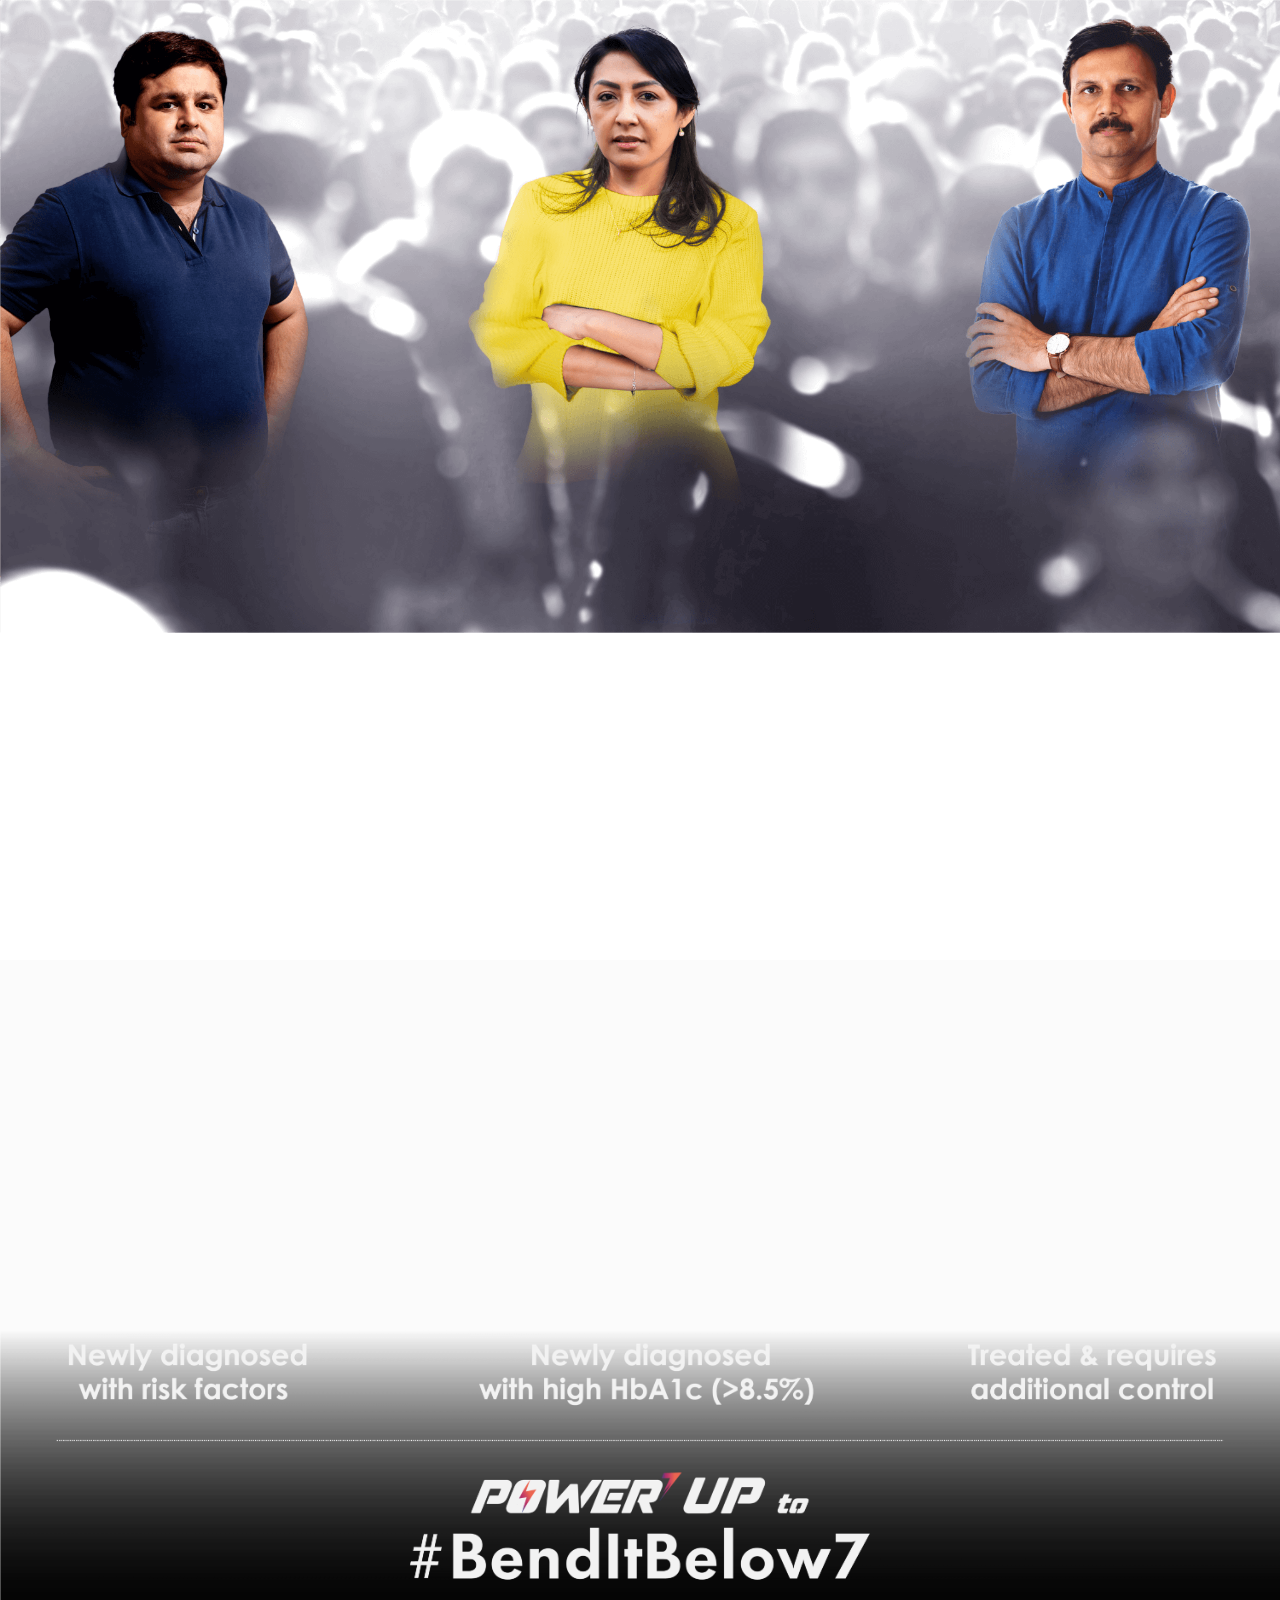
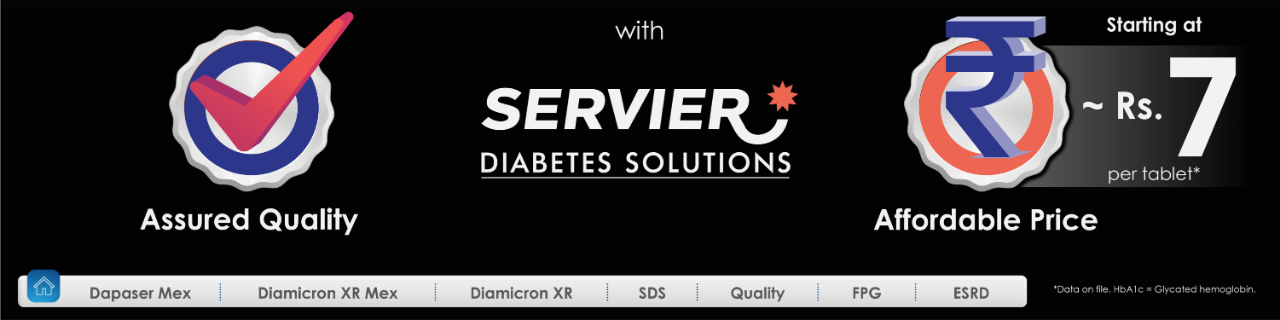
<file: new.html>
<!DOCTYPE html>
<html lang="en">

<head>
    <meta charset="UTF-8">
    <meta name="viewport" content="width=device-width, initial-scale=1.0">
    <title>Medical Project</title>
    <!-- External CSS -->
    <link rel="stylesheet" type="text/css" href="./asserts/css/main.css">
    <link rel="stylesheet" type="text/css" href="./asserts/css/width.css">
    <link rel="stylesheet" href="https://cdnjs.cloudflare.com/ajax/libs/animate.css/4.1.1/animate.min.css" />
    <!-- jQuery CDN -->
    <script src="https://cdnjs.cloudflare.com/ajax/libs/jquery/3.6.0/jquery.min.js"></script>
    <style>
        /* Add any additional styles here */
    </style>
    <script>
      $(window).on('load', function() {
    var element = $('#zoomimage');
    setTimeout(function() {
        element.addClass('zoomed');
    }, 0); 
});
    </script>
</head>

<body>

    <!-- Image Container -->
 <section>

        <div class="page1-img ">
            <img id="zoomimage" src="./asserts/images/images/bg-21.png" class="img-fluid" style="z-index: 1;" >
        </div>
        <div class="page1-1-img">
            <img src="./asserts/images/images/bg-22.png" usemap="#imageMap" class="img-fluid" style="z-index: -1;">
    <!-- Image Map -->
                <map name="imageMap">
                    <area shape="rect" coords="0,0,250,300" alt="diamicron xr mex" href="new1.html">
                    <area shape="rect" coords="370,0,620,300" alt="diamicron xr mex" href="new2.html">
                    <area shape="rect" coords="750,0,1000,300" alt="diamicron xr mex" href="new3.html">
                    <area shape="rect" coords="15,730,65,757" alt="diamicron xr mex" href="#">
                    <area shape="rect" coords="60,730,180,757" alt="diamicron xr mex" href="new1.html">
                    <area shape="rect" coords="200,730,320,757" alt="diamicron xr mex" href="new2.html">
                    <area shape="rect" coords="350,730,470,757" alt="diamicron xr mex" href="new3.html">
                    <area shape="rect" coords="485,730,557,757" alt="diamicron xr mex" href="page6.html">
                    <area shape="rect" coords="565,730,650,757" alt="diamicron xr mex" href="page7.html">
                    <area shape="rect" coords="655,730,730,757" alt="diamicron xr mex" href="page8.html">
                    <area shape="rect" coords="735,730,810,757" alt="diamicron xr mex" href="page9.html">
                </map>

            <!-- Positioning Div Elements -->
            <!-- <div style="position: absolute; top: 0px; left: 0px; width: 250px; height: 300px; background-color: rgba(255, 0, 0, 0.5);"></div>
            <div style="position: absolute; top: 0px; left: 370px; width: 250px; height: 300px; background-color: rgba(0, 255, 0, 0.5);"></div>
            <div style="position: absolute; top: 0px; left: 750px; width: 250px; height: 300px; background-color: rgba(0, 0, 255, 0.5);"></div> 
            <div style="position: absolute; top: 730px; left: 15px; width: 50px; height: 27px; background-color: rgba(0, 255, 0, 0.5);"></div>
            <div style="position: absolute; top: 730px; left: 60px; width: 120px; height: 27px; background-color: rgba(0, 0, 255, 0.5);"></div>
            <div style="position: absolute; top: 730px; left: 200px; width: 120px; height: 27px; background-color: rgba(0, 0, 255, 0.5);"></div>
            <div style="position: absolute; top: 730px; left: 350px; width: 120px; height: 27px; background-color: rgba(0, 0, 255, 0.5);"></div>
            <div style="position: absolute; top: 730px; left: 485px; width: 72px; height: 27px; background-color: rgba(0, 0, 255, 0.5);"></div>
            <div style="position: absolute; top: 730px; left: 565px; width: 85px; height: 27px; background-color: rgba(0, 0, 255, 0.5);"></div>
            <div style="position: absolute; top: 730px; left: 655px; width: 75px; height: 27px; background-color: rgba(0, 0, 255, 0.5);"></div>
            <div style="position: absolute; top: 730px; left: 735px; width: 75px; height: 27px; background-color: rgba(0, 0, 255, 0.5);"></div> -->
 
        </div>
    </section>

    <!-- JavaScript for applying zoom effect immediately after page load -->
    <script>
        // Apply zoom effect immediately after page load
        $(window).on('load', function() {
            var element = $('#zoomimage');
            element.addClass('zoomed');
        },1000);
    </script>

</body>

</html>
</file>
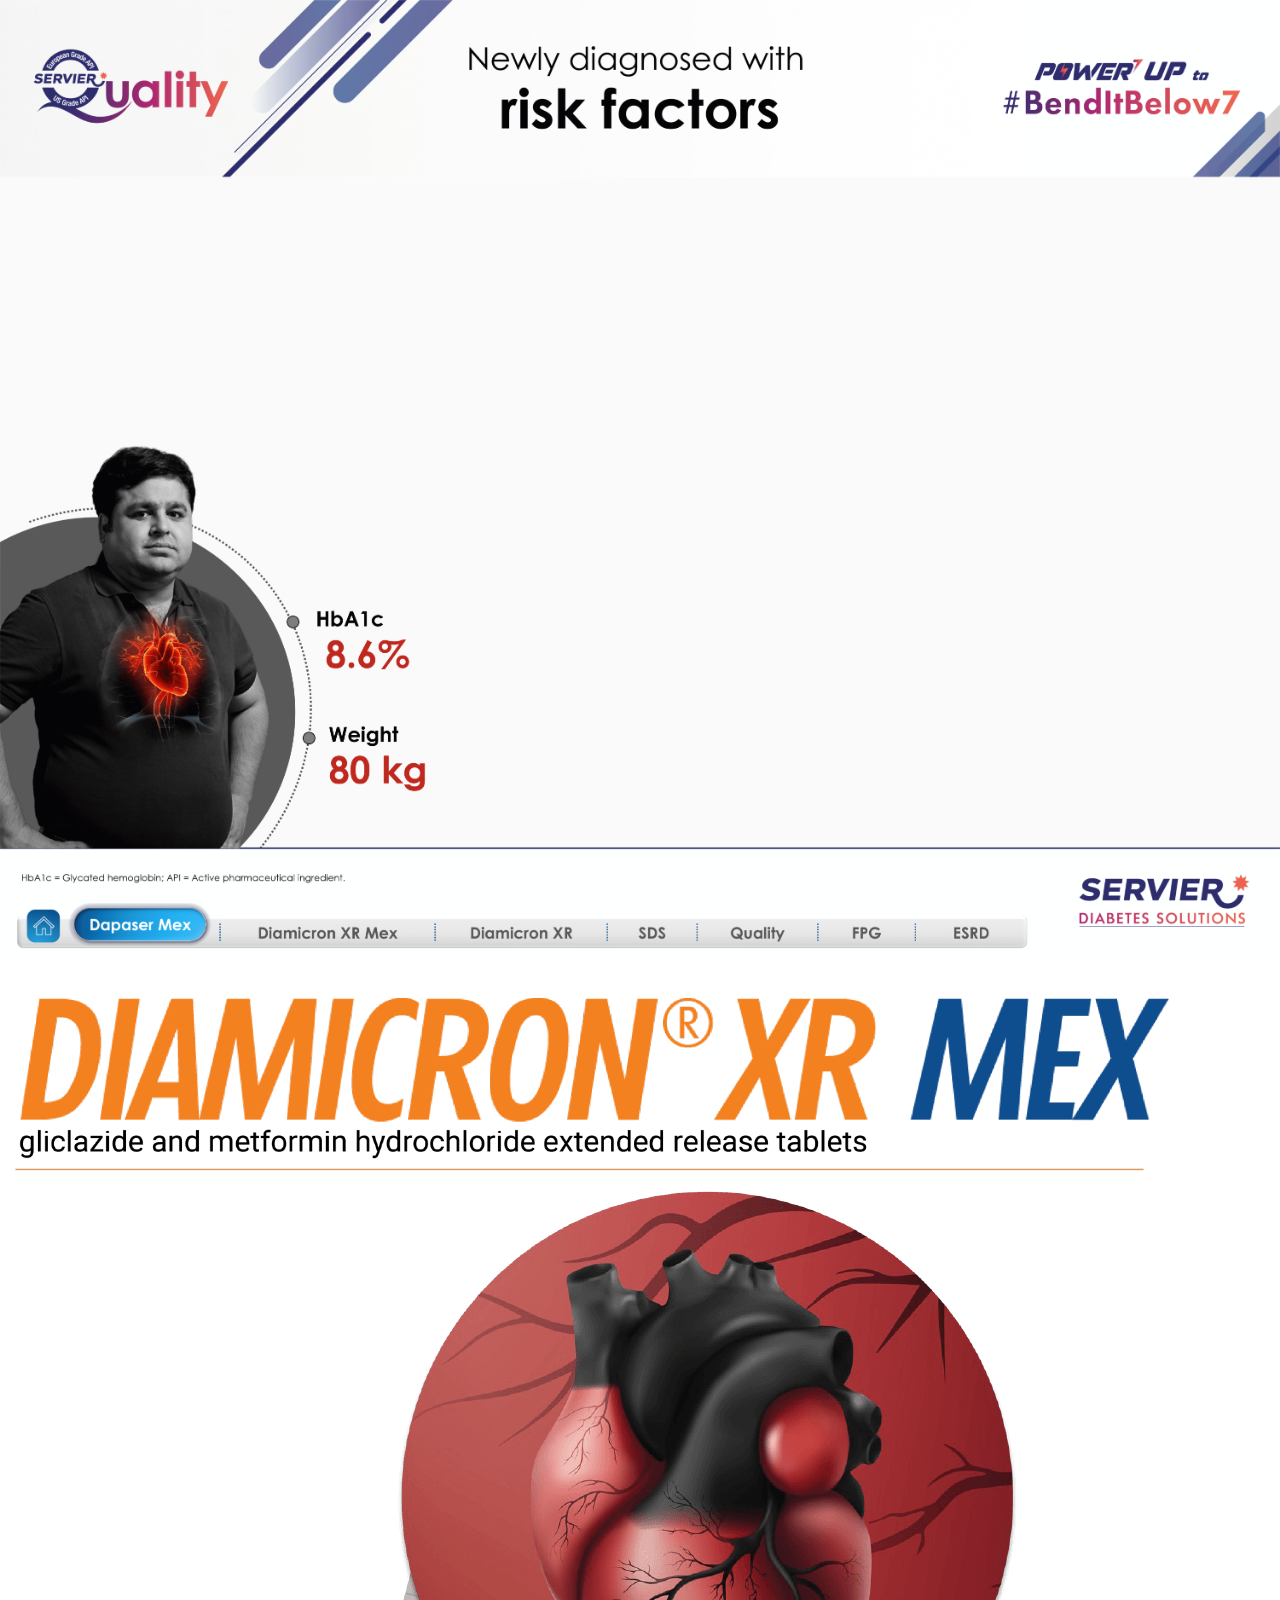
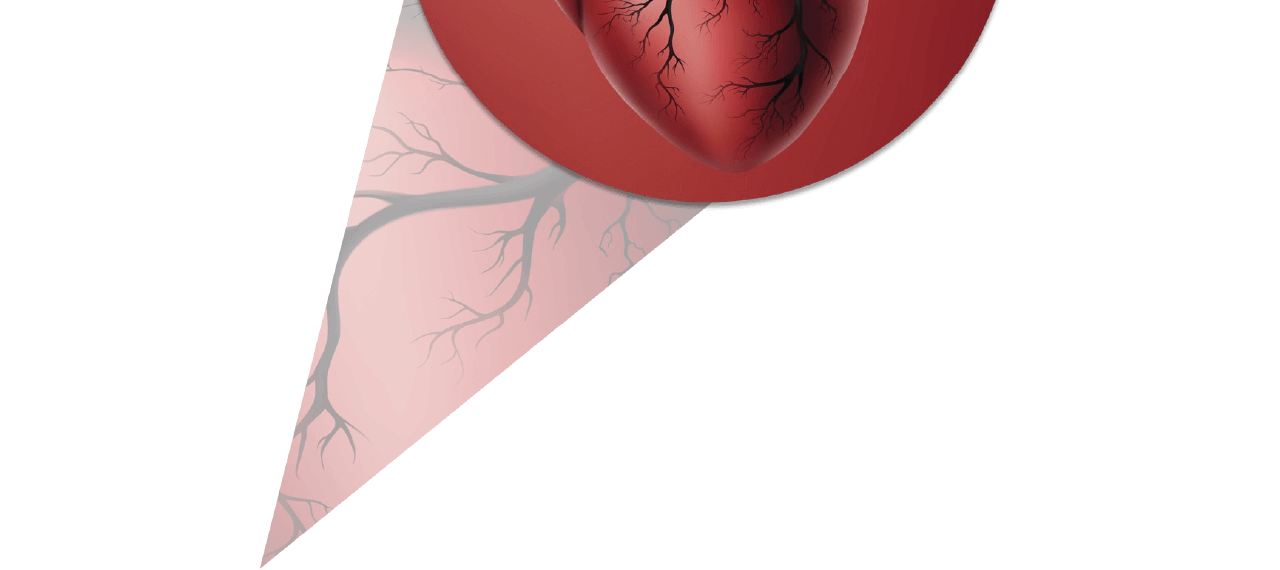
<file: new1.html>
<!DOCTYPE html>
<html lang="en">
<head>
    <meta charset="UTF-8">
    <meta name="viewport" content="width=device-width, initial-scale=1.0">
    <title>Medical Project</title>
    <link rel="stylesheet" type="text/css" href="./asserts/css/main.css">
    <link rel="stylesheet" type="text/css" href="./asserts/css/width.css">
    <link rel="stylesheet" type="text/css" href="./asserts/css/keyframe-animation.css">
        <link rel="stylesheet" href="https://cdnjs.cloudflare.com/ajax/libs/animate.css/4.1.1/animate.min.css" />
    <style>
        /* Your CSS styles here */
    </style>
</head>
<body>
    <section id="firstSection">
        <a  onclick="replaceSection()">
            <div class="display-img">
                <img src="./asserts/images/images/thirdbg.png" class="img-fluid" usemap="#imageMap" >
                       <map name="imageMap">
                    <area shape="rect" coords="15,730,65,757" alt="diamicron xr mex" href="new.html">
                    <area shape="rect" coords="60,730,180,757" alt="diamicron xr mex" href="new1.html">
                    <area shape="rect" coords="200,730,320,757" alt="diamicron xr mex" href="new2.html">
                    <area shape="rect" coords="350,730,470,757" alt="diamicron xr mex" href="new3.html">
                    <area shape="rect" coords="485,730,557,757" alt="diamicron xr mex" href="page6.html">
                    <area shape="rect" coords="565,730,650,757" alt="diamicron xr mex" href="page7.html">
                    <area shape="rect" coords="655,730,730,757" alt="diamicron xr mex" href="page8.html">
                    <area shape="rect" coords="735,730,810,757" alt="diamicron xr mex" href="page9.html">

                </map>
            </div>
            <div class="page-logo">
                <img src="./asserts/images/images/diamicron-xr-mex/diamicron-xr-mex.png" class="img-fluid w-50">
            </div>
            <div class="heart">
                <img src="./asserts/images/images/thirdpageheart.png" class="img-fluid w-20">
            </div>
        </a>
    </section>

    <!-- Your other content here -->

    <script>
        function replaceSection() {
            var firstSection = document.getElementById("firstSection");
            var newSection = `
                <section>
                    <a href="new2.html">
                        <div class="display-img">
                            <img src="./asserts/images/images/thirdbg.png" class="img-fluid" usemap="#imageMap">
                            <map name="imageMap">
                    <area shape="rect" coords="15,730,65,757" alt="diamicron xr mex" href="new.html">
                    <area shape="rect" coords="60,730,180,757" alt="diamicron xr mex" href="new1.html">
                    <area shape="rect" coords="200,730,320,757" alt="diamicron xr mex" href="new2.html">
                    <area shape="rect" coords="350,730,470,757" alt="diamicron xr mex" href="new3.html">
                    <area shape="rect" coords="485,730,557,757" alt="diamicron xr mex" href="page6.html">
                    <area shape="rect" coords="565,730,650,757" alt="diamicron xr mex" href="page7.html">
                    <area shape="rect" coords="655,730,730,757" alt="diamicron xr mex" href="page8.html">
                    <area shape="rect" coords="735,730,810,757" alt="diamicron xr mex" href="page9.html">

                </map>
                        </div>
                        <div class="heart scale-up-ver-top">
                            <img src="./asserts/images/images/thirdpageheart.png" class="img-fluid w-20">
                        </div>
                        <div class="page-logo">
                            <div class="page-logo-heading">
                                <img src="./asserts/images/images/diamicron-xr-mex/diamicron-xr-mex.png" class="img-fluid w-50 animate__animated animate__heartBeat animate__delay-1s">
                            </div>
                            <div class="page-logo-subHeading">
                                <img src="./asserts/images/images/thirdpagebelowdapaser.png" class="img-fluid w-34 page-logo-subHeading-animation">
                            </div>
                        </div>
                        <div class="page-side">
                            <img class="page-side-bg img-fluid w-32 opacity-effect" src="./asserts/images/images/red-circle.png">
                            <img class="page-side-img img-fluid w-30 animate__animated animate__fadeInLeftBig animate__delay-3s" src="./asserts/images/images/thirdpageman.png" style="z-index: 1;">
                        </div>
                        <img class="doted-circle img-fluid w-35 doted-circle-animation" src="./asserts/images/images/dots.png">
                        <img class="doted-circle-sub1 img-fluid w-24 animate__animated animate__fadeInRight animate__delay-4s" src="./asserts/images/images/cvd.png">
                        <img class="doted-circle-sub2 img-fluid w-20 animate__animated animate__fadeInRight animate__delay-4s" src="./asserts/images/images/weight.png">
                        <img class="doted-circle-sub3 img-fluid w-20 animate__animated animate__fadeInRight animate__delay-4s" src="./asserts/images/images/hba1c.png">
                    </a>
                </section>
            `;
            firstSection.outerHTML = newSection;
        }
    </script>
</body>
</html>
</file>
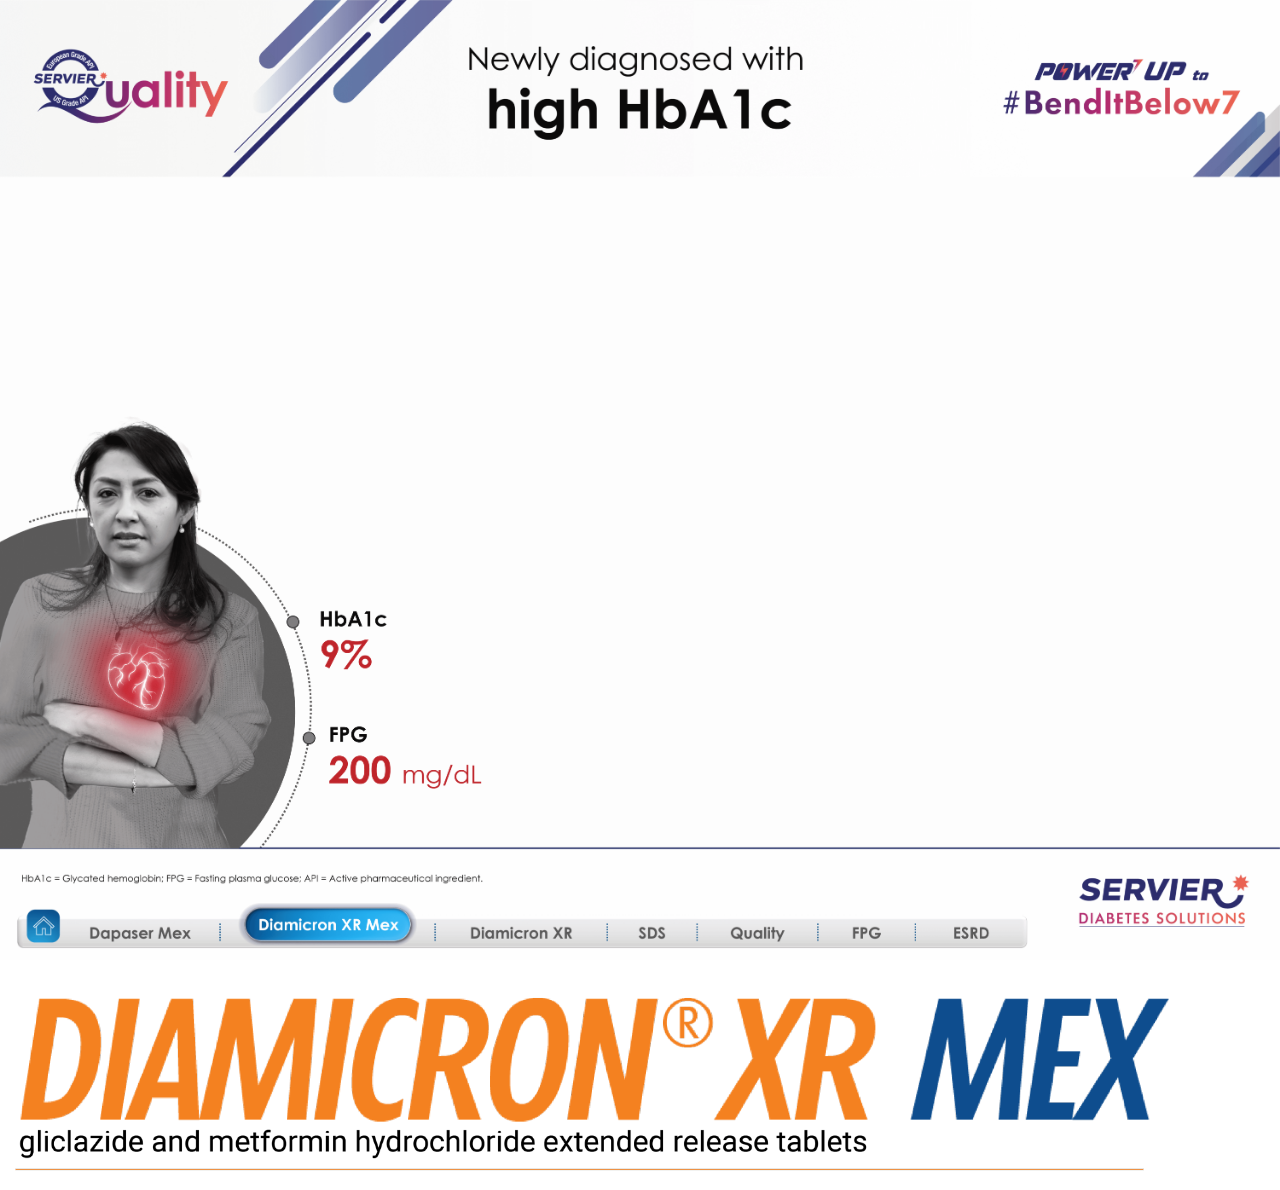
<file: new2.html>
<!DOCTYPE html>
<html lang="en">
<head>
    <meta charset="UTF-8">
    <meta name="viewport" content="width=device-width, initial-scale=1.0">
    <title>Medical Project</title>
    <link rel="stylesheet" type="text/css" href="./asserts/css/main.css">
    <link rel="stylesheet" type="text/css" href="./asserts/css/width.css">
    <link rel="stylesheet" type="text/css" href="./asserts/css/keyframe-animation.css">
        <link rel="stylesheet" href="https://cdnjs.cloudflare.com/ajax/libs/animate.css/4.1.1/animate.min.css" />
    <style>
        /* Your CSS styles here */
    </style>
</head>
<body>
   <section id="thirdSection">
        <a  onclick="replaceThirdSection()">
            <div class="display-img">
                <img src="./asserts/images/images/diamicron-xr-mex/bg.png" class="img-fluid" usemap="#imageMap">

                <map name="imageMap">
                   <area shape="rect" coords="15,730,65,757" alt="diamicron xr mex" href="new.html">
                    <area shape="rect" coords="60,730,180,757" alt="diamicron xr mex" href="new1.html">
                    <area shape="rect" coords="200,730,320,757" alt="diamicron xr mex" href="new2.html">
                    <area shape="rect" coords="350,730,470,757" alt="diamicron xr mex" href="new3.html">
                    <area shape="rect" coords="485,730,557,757" alt="diamicron xr mex" href="page6.html">
                    <area shape="rect" coords="565,730,650,757" alt="diamicron xr mex" href="page7.html">
                    <area shape="rect" coords="655,730,730,757" alt="diamicron xr mex" href="page8.html">
                    <area shape="rect" coords="735,730,810,757" alt="diamicron xr mex" href="page9.html">

                </map>
            </div>
            <div class="page-logo">
                <img src="./asserts/images/images/diamicron-xr-mex/diamicron-xr-mex.png" class="img-fluid w-50">
            </div>
        </a>
    </section>

    <!-- Your other content here -->

    <script>
        function replaceThirdSection() {
            var thirdSection = document.getElementById("thirdSection");
            var fourthSection = `
             <section>
        <a href="new3.html">
            <div class="display-img">
                <img src="./asserts/images/images/diamicron-xr-mex/bg.png" class="img-fluid" usemap="#imageMap">
                <map name="imageMap">
                      <area shape="rect" coords="15,730,65,757" alt="diamicron xr mex" href="new.html">
                    <area shape="rect" coords="60,730,180,757" alt="diamicron xr mex" href="new1.html">
                    <area shape="rect" coords="200,730,320,757" alt="diamicron xr mex" href="new2.html">
                    <area shape="rect" coords="350,730,470,757" alt="diamicron xr mex" href="new3.html">
                    <area shape="rect" coords="485,730,557,757" alt="diamicron xr mex" href="page6.html">
                    <area shape="rect" coords="565,730,650,757" alt="diamicron xr mex" href="page7.html">
                    <area shape="rect" coords="655,730,730,757" alt="diamicron xr mex" href="page8.html">
                    <area shape="rect" coords="735,730,810,757" alt="diamicron xr mex" href="page9.html">

                </map>
            </div>
            <div class="page-logo">
                <div class="page-logo-heading">
                    <img src="./asserts/images/images/diamicron-xr-mex/diamicron-xr-mex.png"  class="img-fluid w-50 animate__animated animate__heartBeat animate__delay-1s">
                </div>
                <div class="page-logo-subHeading ">
                    <img src="./asserts/images/images/diamicron-xr-mex/belowdiamicron.png" class="img-fluid w-34 page-logo-subHeading-animation ">
                </div>
            </div>
            <div>

                <img class="page-side-bg img-fluid w-32 opacity-effect" src="./asserts/images/images/red-circle.png">

                <img class="page-side-img page-side-img3-1 img-fluid w-37 animate__animated animate__fadeInLeftBig animate__delay-3s" src="./asserts/images/images/diamicron-xr-mex/lady.png" style="z-index: 1;">
            </div>


            <img class="doted-circle img-fluid w-35 doted-circle-animation" src="./asserts/images/images/dots.png">

            <img class=" doted-circle-sub1 img-fluid w-24 animate__animated animate__fadeInRight animate__delay-4s" src="./asserts/images/images/diamicron-xr-mex/hbac.png">
            <img class="doted-circle-sub2 img-fluid w-20 animate__animated animate__fadeInRight animate__delay-4s" src="./asserts/images/images/diamicron-xr-mex/fpg.png">
            <img class="doted-circle-sub3 doted-circle-sub33 img-fluid w-20 animate__animated animate__fadeInRight animate__delay-4s" src="./asserts/images/images/diamicron-xr-mex/cvd.png">

        </a>
    </section>
            `;
            thirdSection.outerHTML = fourthSection;
        }
    </script>
</body>
</html>
</file>
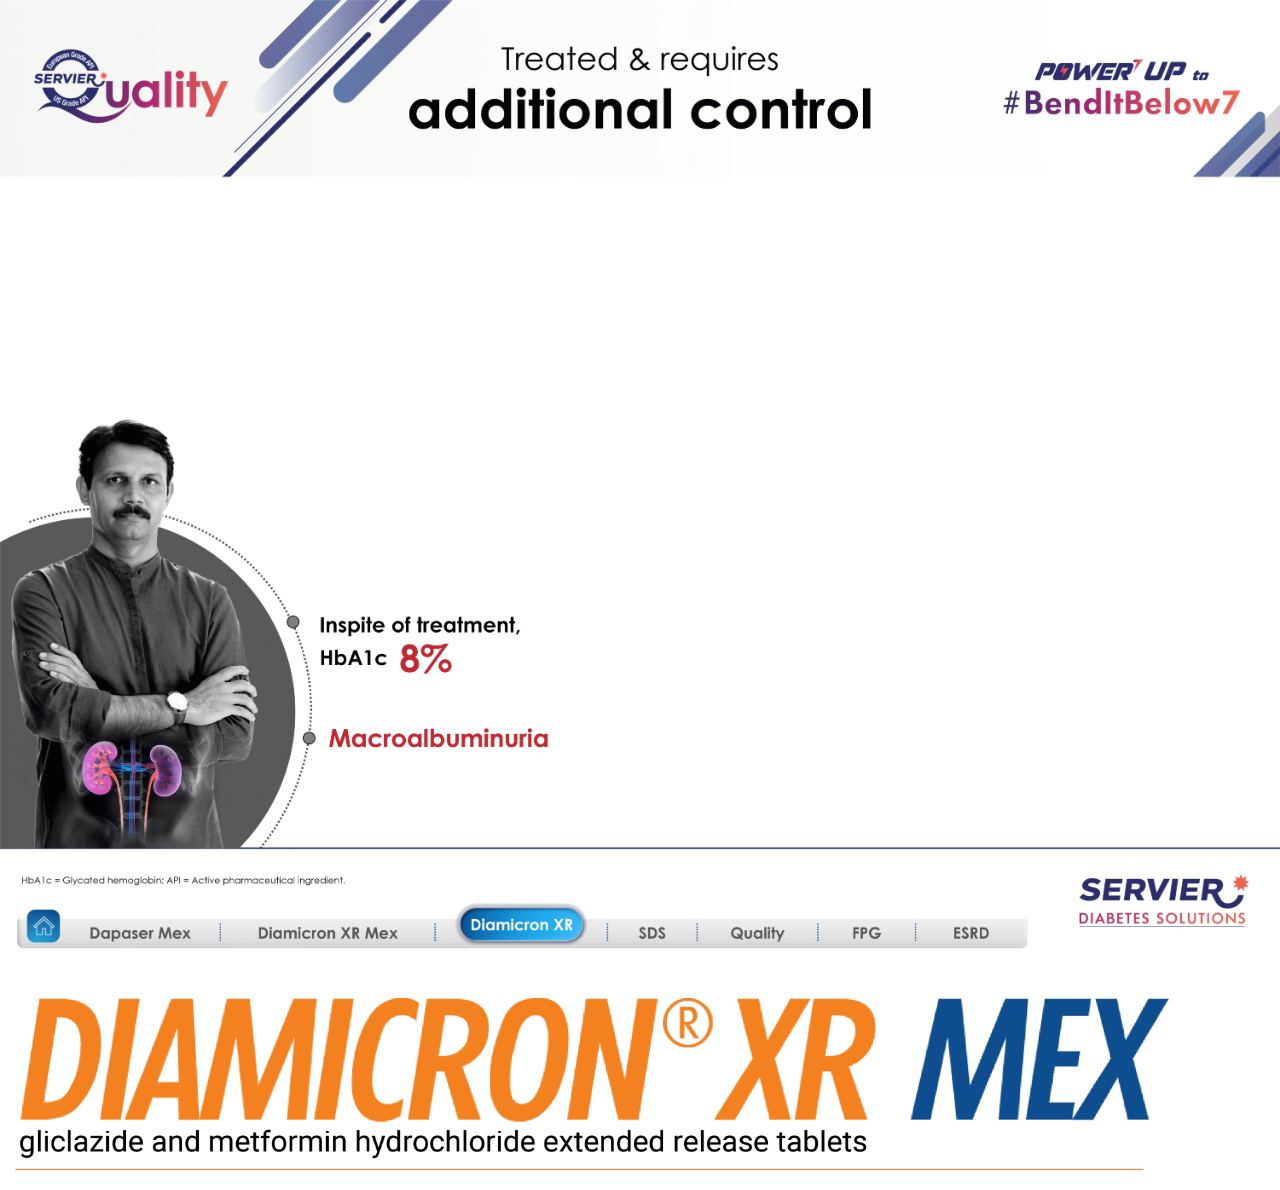
<file: new3.html>
<!DOCTYPE html>
<html lang="en">
<head>
    <meta charset="UTF-8">
    <meta name="viewport" content="width=device-width, initial-scale=1.0">
    <title>Medical Project</title>
    <link rel="stylesheet" type="text/css" href="./asserts/css/main.css">
    <link rel="stylesheet" type="text/css" href="./asserts/css/width.css">
    <link rel="stylesheet" type="text/css" href="./asserts/css/keyframe-animation.css">
        <link rel="stylesheet" href="https://cdnjs.cloudflare.com/ajax/libs/animate.css/4.1.1/animate.min.css" />
    <style>
        /* Your CSS styles here */
    </style>
</head>
<body>
   <section id="fifthSection">
        <a onclick="replaceFourthSection()">
            <div class="display-img">
                <img src="./asserts/images/images/diamicron/bg.png" class="img-fluid" usemap="#imageMap">
                <map name="imageMap">
                           <area shape="rect" coords="15,730,65,757" alt="diamicron xr mex" href="new.html">
                    <area shape="rect" coords="60,730,180,757" alt="diamicron xr mex" href="new1.html">
                    <area shape="rect" coords="200,730,320,757" alt="diamicron xr mex" href="new2.html">
                    <area shape="rect" coords="350,730,470,757" alt="diamicron xr mex" href="new3.html">
                    <area shape="rect" coords="485,730,557,757" alt="diamicron xr mex" href="page6.html">
                    <area shape="rect" coords="565,730,650,757" alt="diamicron xr mex" href="page7.html">
                    <area shape="rect" coords="655,730,730,757" alt="diamicron xr mex" href="page8.html">
                    <area shape="rect" coords="735,730,810,757" alt="diamicron xr mex" href="page9.html">

                </map>
            </div>
            <div class="page-logo">
                <img src="./asserts/images/images/diamicron-xr-mex/diamicron-xr-mex.png" class="img-fluid w-50" >
            </div>
        </a>
    </section>

    <!-- Your other content here -->

    <script>
        function replaceFourthSection() {
            var fifthSection = document.getElementById("fifthSection");
            var sixthSection = `
               <section>
        <a href="new4.html">
            <div class="display-img">
                <img src="./asserts/images/images/diamicron/bg.png" class="img-fluid" usemap="#imageMap">
                <map name="imageMap">
                                <area shape="rect" coords="15,730,65,757" alt="diamicron xr mex" href="new.html">
                    <area shape="rect" coords="60,730,180,757" alt="diamicron xr mex" href="new1.html">
                    <area shape="rect" coords="200,730,320,757" alt="diamicron xr mex" href="new2.html">
                    <area shape="rect" coords="350,730,470,757" alt="diamicron xr mex" href="new3.html">
                    <area shape="rect" coords="485,730,557,757" alt="diamicron xr mex" href="page6.html">
                    <area shape="rect" coords="565,730,650,757" alt="diamicron xr mex" href="page7.html">
                    <area shape="rect" coords="655,730,730,757" alt="diamicron xr mex" href="page8.html">
                    <area shape="rect" coords="735,730,810,757" alt="diamicron xr mex" href="page9.html">

                </map>
            </div>

            <div class="page-logo">
                <div class="page-logo-heading">
                    <img src="./asserts/images/images/diamicron-xr-mex/diamicron-xr-mex.png" class="img-fluid w-50 animate__animated animate__heartBeat animate__delay-1s">
                </div>
                <div class="page-logo-subHeading ">
                    <img src="./asserts/images/images/thirdpagebelowdapaser.png" class="img-fluid w-34 page-logo-subHeading-animation ">
                </div>
            </div>
            <div>

                <img class="page-side-bg img-fluid w-32 opacity-effect" src="./asserts/images/images/red-circle.png">
                <img class="page-side-img page-side-img3-1 img-fluid w-34 animate__animated animate__fadeInLeftBig animate__delay-3s" src="./asserts/images/images/diamicron/man.png">
            </div>

            <img class="doted-circle img-fluid w-35 doted-circle-animation" src="./asserts/images/images/dots.png">

            <img class=" doted-circle-sub1 doted-circle-sub1-4-1 img-fluid w-20 animate__animated animate__fadeInRight animate__delay-4s" src="./asserts/images/images/diamicron/hba1c.png">
            <img class="doted-circle-sub2 doted-circle-sub2-4-1 img-fluid w-20 animate__animated animate__fadeInRight animate__delay-4s" src="./asserts/images/images/diamicron/hypoglycemia.png">
            <img class="doted-circle-sub3  doted-circle-sub3-4-1 img-fluid w-15 animate__animated animate__fadeInRight animate__delay-4s" src="./asserts/images/images/diamicron/esrd.png">



        </a>
    </section>
            `;
            fifthSection.outerHTML = sixthSection;
        }
    </script>
</body>
</html>
</file>
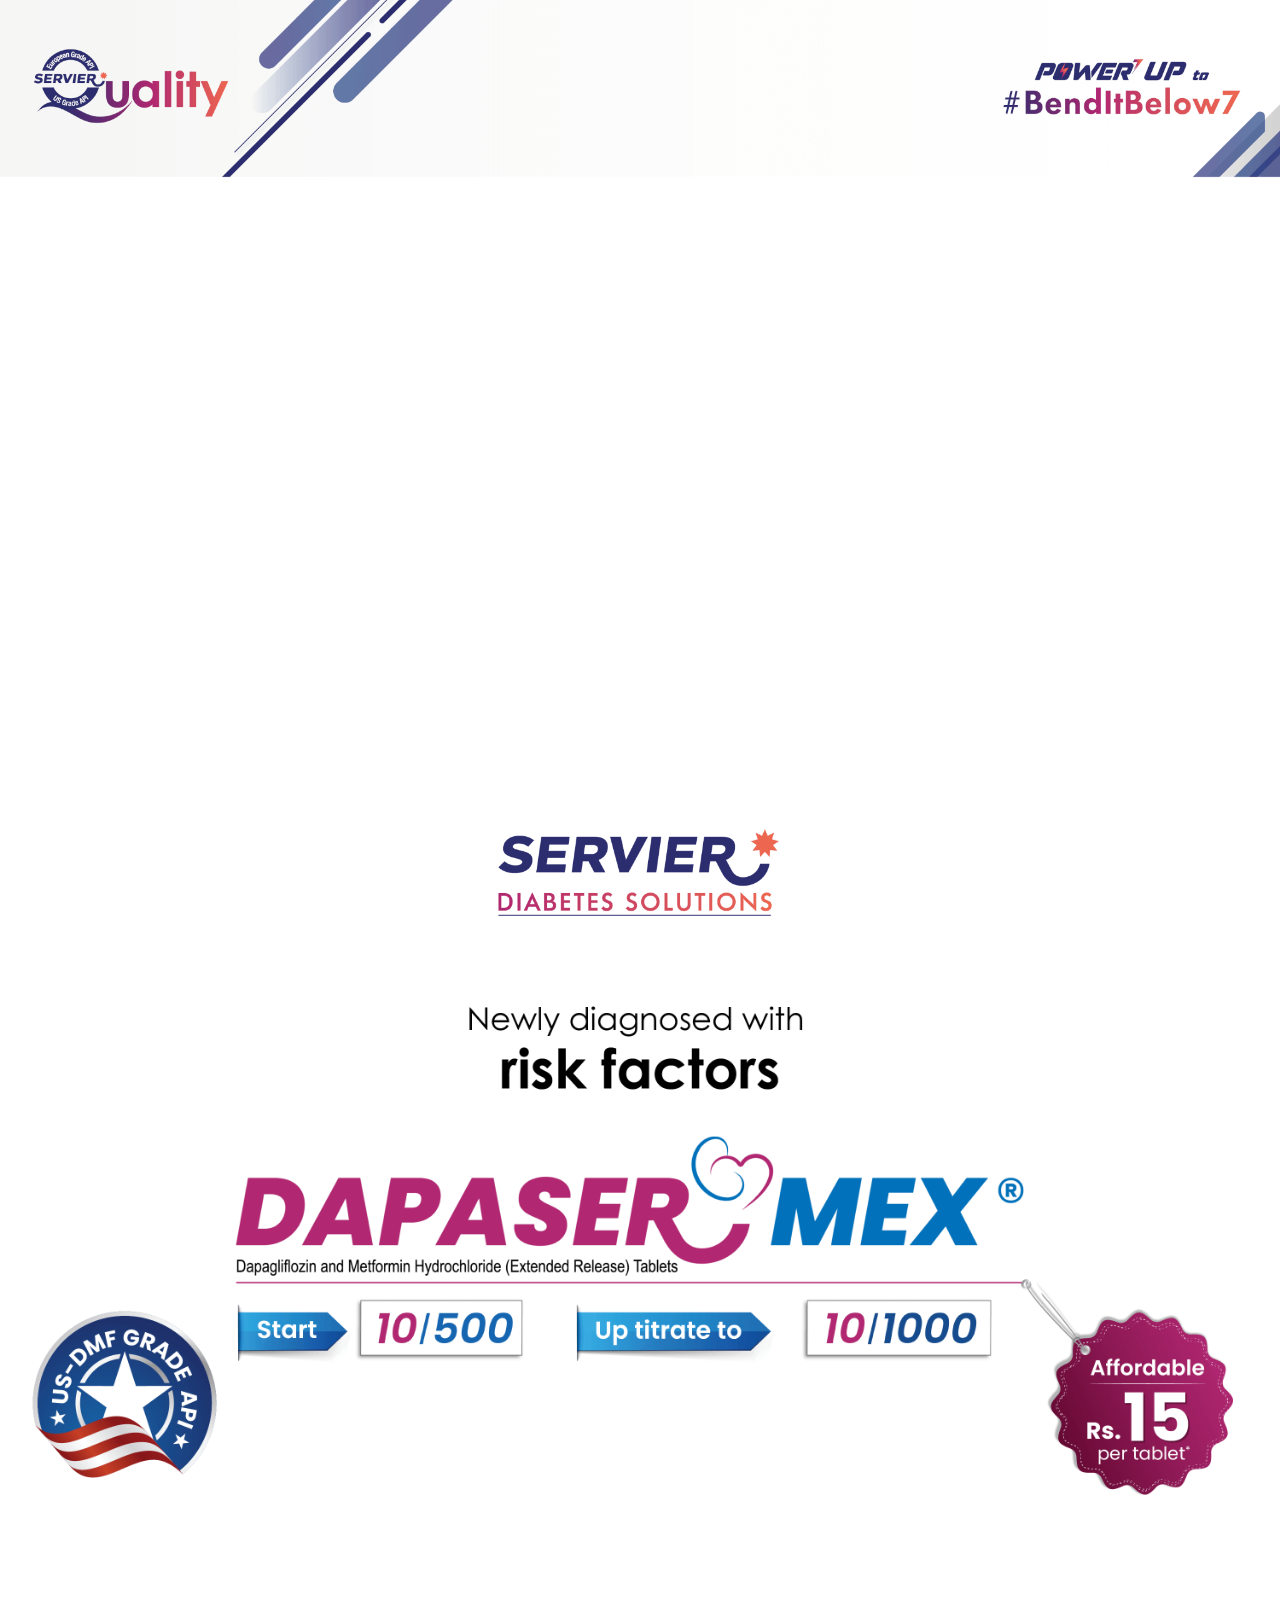
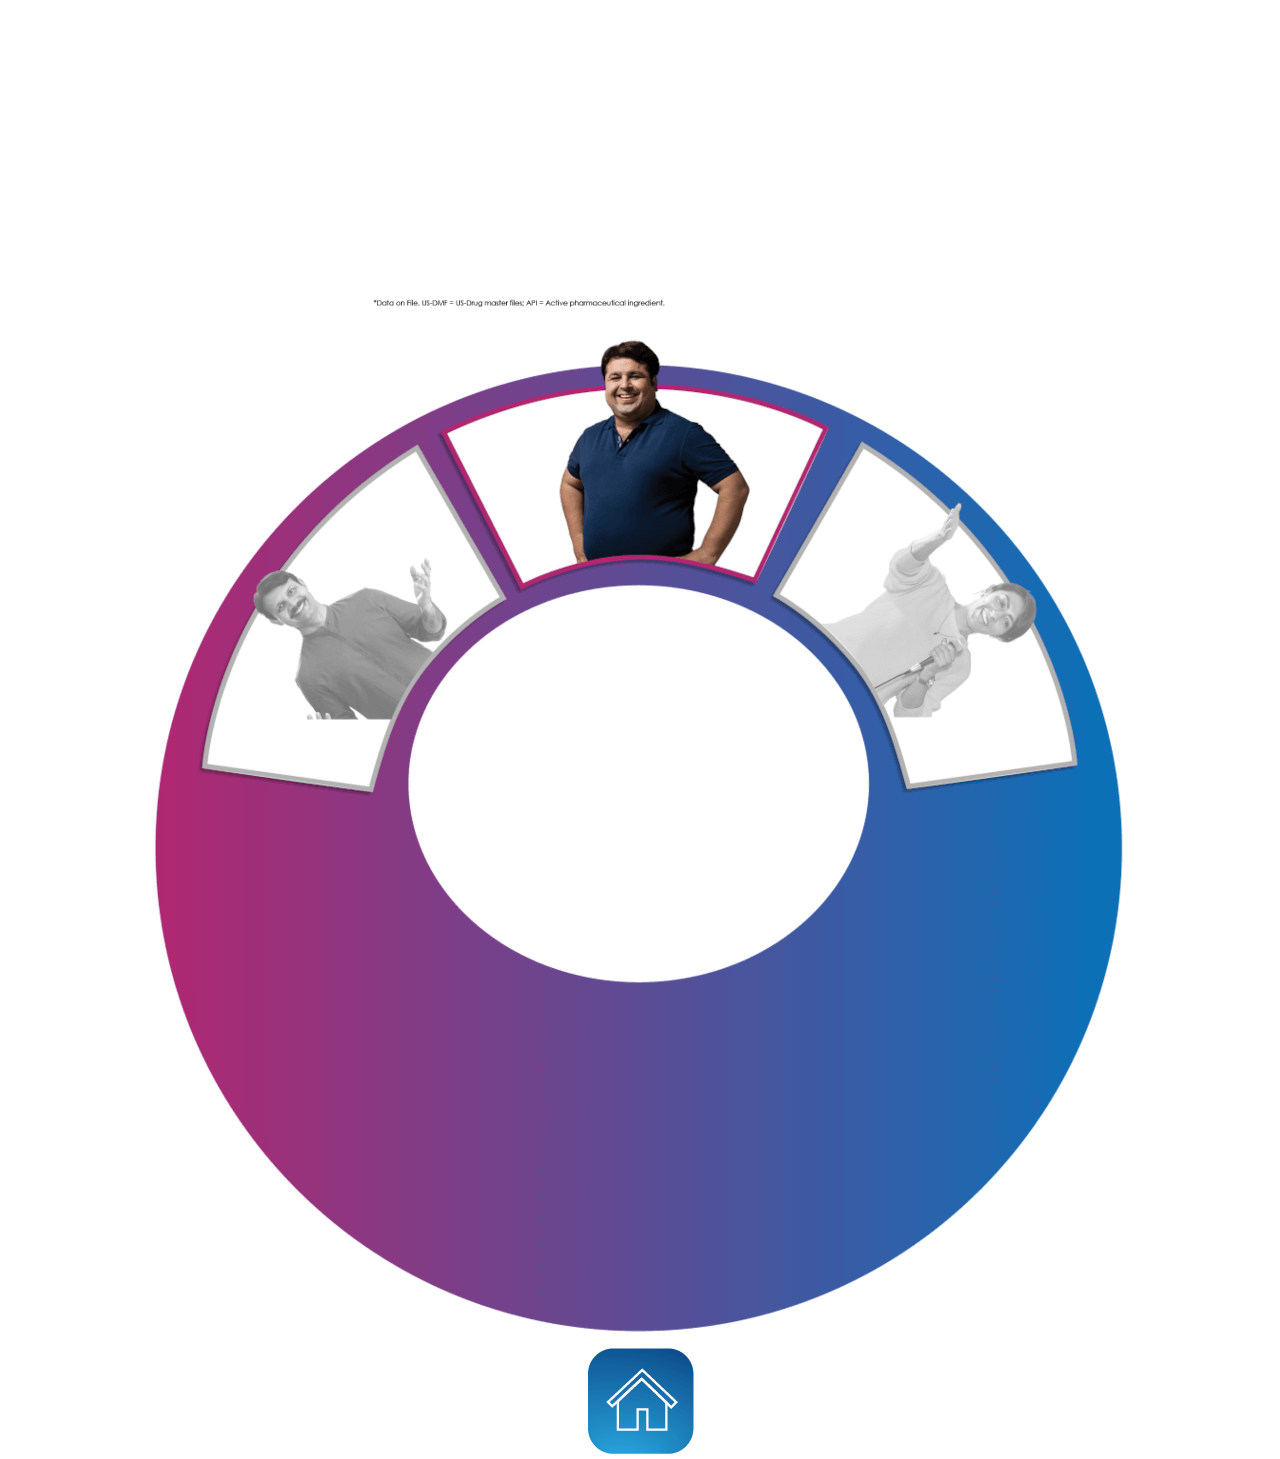
<file: new4.html>
<!DOCTYPE html>
<html lang="en">
<head>
    <meta charset="UTF-8">
    <meta name="viewport" content="width=device-width, initial-scale=1.0">
    <title>Medical Project</title>
    <link rel="stylesheet" type="text/css" href="./asserts/css/main.css">
    <link rel="stylesheet" type="text/css" href="./asserts/css/width.css">
    <link rel="stylesheet" type="text/css" href="./asserts/css/keyframe-animation.css">
    <link rel="stylesheet" href="https://cdnjs.cloudflare.com/ajax/libs/animate.css/4.1.1/animate.min.css" />



</head>
<body>
<section id="sevenSection">
    <div>
        <div class="">
            <img src="./asserts/images/images/wheel/bg.png" class="img-fluid wheel-bg">
        </div>
        <div class="">
            <img src="./asserts/images/images/wheel/img-dapaser.png" class="img-fluid wheel-heading">
        </div>
        <div>
            <img id="rotatingElement" src="./asserts/images/images/wheel/wheel-dapaser.png" class="img-fluid wheel" usemap="#workmap">
            <map name="workmap">
          <area shape="rect" coords="370,360,220,200" alt="diamicron xr mex" 
          onclick="replaceEightSection('left')">
                <area shape="rect" coords="550,150,250,200" alt="diamicron xr mex" onclick="return false;">
                    <area shape="rect" coords="800,360,250,200" alt="diamicron xr mex" onclick="replaceSevenSection('right')">

                    
                        </map>
                    </div>
                    <a href="new.html" class="wheel-home">
                        <img src="./asserts/images/images/wheel/home-icon.png" class="img-fluid wheel-heading w-6">
                    </a>
                </div>
            </section>

<script src="https://cdnjs.cloudflare.com/ajax/libs/jquery/3.6.0/jquery.min.js"></script>
 <script src="./asserts/js/wheel-animation.js" type="text/javascript" charset="utf-8" async defer></script>

<script>
function replaceSevenSection(direction) {
  ( direction === 'left' )? (        $(document).ready(function() {
            var element = $('#rotatingElement');
            // console.log(element); 
            setTimeout(function() {
                element.css({
                    'transition': 'transform 0.5s ease-in-out',
                    'transform': 'rotate(360deg)'
                });
            }, 300);
        })) : (        $(document).ready(function() {
            var element = $('#rotatingElement');
            // console.log(element); 
            setTimeout(function() {
                element.css({
                    'transition': 'transform 0.5s ease-in-out',
                    'transform': 'rotate(-360deg)'
                });
            }, 300);
        }));

        // $(document).ready(function() {
        //     var element = $('#rotatingElement');
        //     console.log(element); // Check if the element is selected
        //     setTimeout(function() {
        //         element.css({
        //             'transition': 'transform 0.5s ease-in-out',
        //             'transform': 'rotate(360deg)'
        //         });
        //     }, 300);
        // });

        var sevenSection = document.getElementById("sevenSection");
        var eightSection = `
                <section>
                    <div>
                        <div class="">
                            <img src="./asserts/images/images/wheel/bg.png" class="img-fluid wheel-bg">
                        </div>
                        <div class="">
                            <img src="./asserts/images/images/wheel/img-diamicron-xr-mx.png" class="img-fluid wheel-heading">
                        </div>
                        <div>
                            <img id="rotatingElement" src="./asserts/images/images/wheel/wheel-diamicron-xr-mx.png" class="img-fluid wheel" usemap="#workmap">
                            <map name="workmap">
                                <area shape="rect" coords="370,360,220,200" alt="diamicron xr mex" onclick="replaceNineSection('left')">
                                <area shape="rect" coords="550,150,250,200" alt="diamicron xr mex" onclick="return false;">
                                <area shape="rect" coords="800,360,250,200" alt="diamicron xr mex" onclick="replaceEightSection('right')">
                            </map>
                        </div>
                    </div>
                    <a href="new.html" class="wheel-home">
                        <img src="./asserts/images/images/wheel/home-icon.png" class="img-fluid wheel-heading w-6">
                    </a>
                </section>
            `;
        sevenSection.innerHTML = eightSection;
}

function replaceEightSection(direction) {

  ( direction === 'left' )? (        $(document).ready(function() {
            var element = $('#rotatingElement');
            // console.log(element); 
            setTimeout(function() {
                element.css({
                    'transition': 'transform 0.5s ease-in-out',
                    'transform': 'rotate(360deg)'
                });
            }, 300);
        })) : (        $(document).ready(function() {
            var element = $('#rotatingElement');
            // console.log(element); 
            setTimeout(function() {
                element.css({
                    'transition': 'transform 0.5s ease-in-out',
                    'transform': 'rotate(-360deg)'
                });
            }, 300);
        }));

    // $(document).ready(function() {
    //     var element = $('#rotatingElement');
    //     console.log(element); // Check if the element is selected
    //     setTimeout(function() {
    //         element.css({
    //             'transition': 'transform 0.5s ease-in-out',
    //             'transform': 'rotate(360deg)'
    //         });
    //     }, 300);
    // });


    var sevenSection = document.getElementById("sevenSection");
    var nineSection = `
                <section>
                    <div>
                        <div class="">
                            <img src="./asserts/images/images/wheel/bg.png" class="img-fluid wheel-bg">
                        </div>
                        <a href="page6.html">
                            <img src="./asserts/images/images/wheel/img-diamicron.png" class="img-fluid wheel-heading">
                        </a>
                        <div class="">
                            <img id="rotatingElement" src="./asserts/images/images/wheel/wheel-diamicron.png" class="img-fluid wheel" usemap="#workmap">
                            <map name="workmap">
                                <area shape="rect" coords="370,360,220,200" alt="diamicron xr mex" onclick="replaceSevenSection('left')">
                                <area shape="rect" coords="550,150,250,200" alt="diamicron xr mex" onclick="return false;">
                                <area shape="rect" coords="800,360,250,200" alt="diamicron xr mex" onclick="replaceNineSection('right')">
                            </map>
                        </div>
                    </div>
                    <a href="new.html" class="wheel-home">
                        <img src="./asserts/images/images/wheel/home-icon.png" class="img-fluid wheel-heading w-6">
                    </a>
                </section>
            `;
    sevenSection.innerHTML = nineSection;
}

function replaceNineSection(direction) {

      ( direction === 'left' )? (        $(document).ready(function() {
            var element = $('#rotatingElement');
            // console.log(element); 
            setTimeout(function() {
                element.css({
                    'transition': 'transform 0.5s ease-in-out',
                    'transform': 'rotate(360deg)'
                });
            }, 300);
        })) : (        $(document).ready(function() {
            var element = $('#rotatingElement');
            // console.log(element); 
            setTimeout(function() {
                element.css({
                    'transition': 'transform 0.5s ease-in-out',
                    'transform': 'rotate(-360deg)'
                });
            }, 300);
        }));

    // $(document).ready(function() {
    //     var element = $('#rotatingElement');
    //     console.log(element); // Check if the element is selected
    //     setTimeout(function() {
    //         element.css({
    //             'transition': 'transform 0.5s ease-in-out',
    //             'transform': 'rotate(360deg)'
    //         });
    //     }, 300);
    // });


    var sevenSection = document.getElementById("sevenSection");
    var tenSection = `
                <section>
                    <div>
                        <div class="">
                            <img src="./asserts/images/images/wheel/bg.png" class="img-fluid wheel-bg">
                        </div>
                        <div class="">
                            <img src="./asserts/images/images/wheel/img-dapaser.png" class="img-fluid wheel-heading">
                        </div>
                        <div>
                            <img id="rotatingElement" src="./asserts/images/images/wheel/wheel-dapaser.png" class="img-fluid wheel" usemap="#workmap">
                            <map name="workmap">
                                <area shape="rect" coords="370,360,220,200" alt="diamicron xr mex" onclick="replaceEightSection('left')">
                                <area shape="rect" coords="550,150,250,200" alt="diamicron xr mex" onclick="return false;">
                                <area shape="rect" coords="800,360,250,200" alt="diamicron xr mex" onclick="replaceSevenSection('right')">
                            </map>
                        </div>
                    </div>
                    <a href="new.html" class="wheel-home">
                        <img src="./asserts/images/images/wheel/home-icon.png" class="img-fluid wheel-heading w-6">
                    </a>
                </section>
            `;
    sevenSection.innerHTML = tenSection;
}
</script>
</body>
</html>
</file>
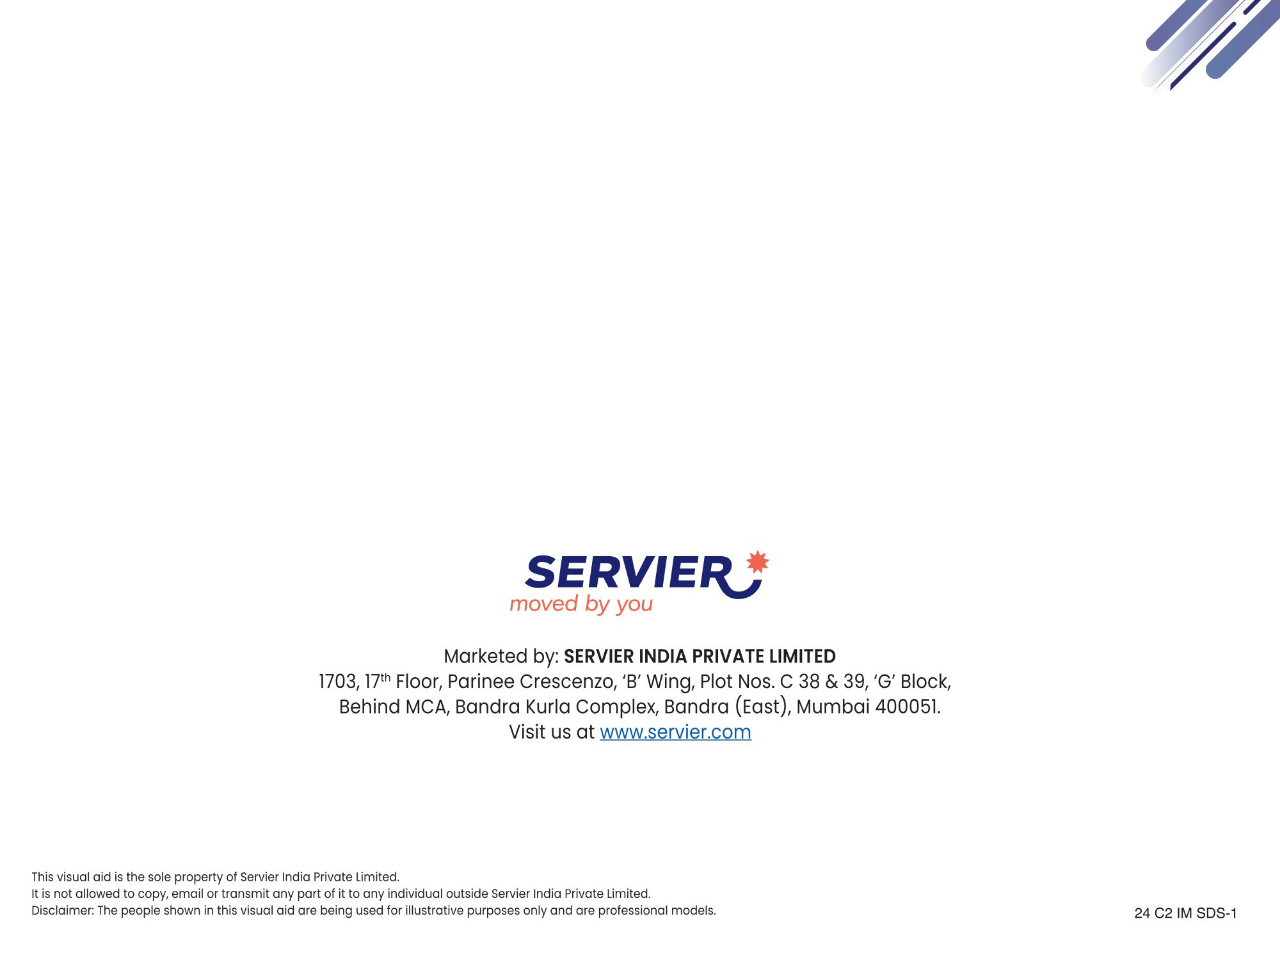
<file: page10.html>
<!doctype html>
<html lang="en">

<head>
    <meta charset="utf-8">
    <meta name="viewport" content="width=device-width, initial-scale=1">
    <title>Medical Project</title>

    <!-- extranal links -->
    <link rel="stylesheet" type="text/css" href="./asserts/css/main.css">
    <link rel="stylesheet" type="text/css" href="./asserts/css/width.css">
    <!-- extranal links -->

</head>

<body>

    <!-- body section start -->

    <section>
        <a href="index.html">
            <div class="home-img">
                <img src="./asserts/images/images/last.jpg" class="img-fluid">
            </div>
        </a>
    </section>
    </div>
    <!-- body section end -->

</body>

</html>
</file>
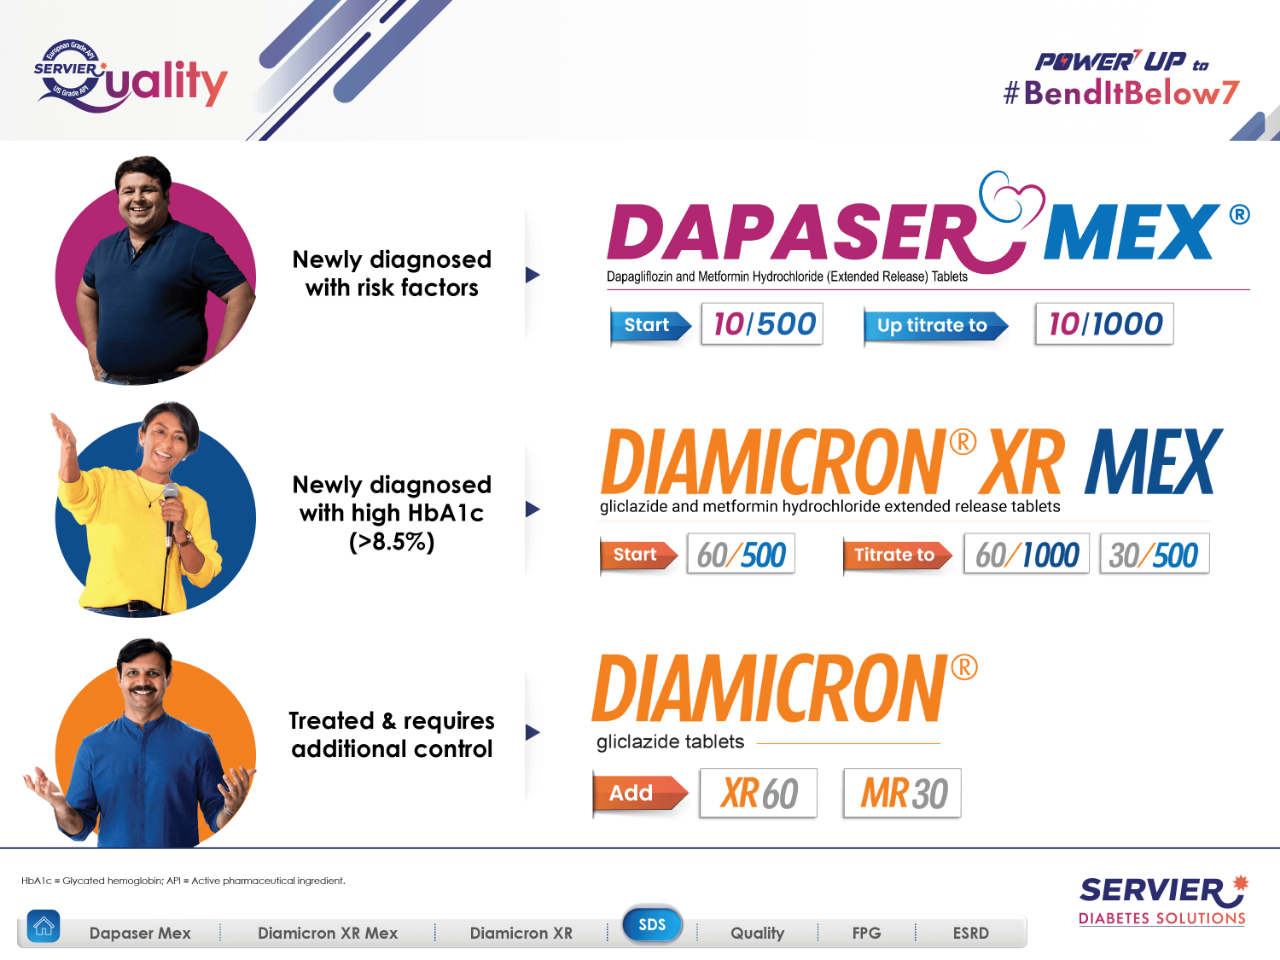
<file: page6.html>
<!doctype html>
<html lang="en">
  <head>
    <meta charset="utf-8">
    <meta name="viewport" content="width=device-width, initial-scale=1">
    <title>Medical Project</title>
    <!-- extranal links -->
    <link rel="stylesheet" type="text/css" href="./asserts/css/main.css">
    <link rel="stylesheet" type="text/css" href="./asserts/css/width.css">
    <!-- extranal links -->
  </head>
  <body>
    <!-- body section start -->
    <section>
      <a href="page7.html">
        <div class="home-img">
          <img src="./asserts/images/images/sds.png" class="img-fluid" usemap="#imageMap">
          <map name="imageMap">
          <area shape="rect" coords="41,122,206,306" alt="diamicron xr mex" href="new1.html">
            <area shape="rect" coords="41,324,206,494" alt="diamicron xr mex" href="new2.html">
              <area shape="rect" coords="41,508,206,678" alt="diamicron xr mex" href="new3.html">

                <area shape="rect" coords="15,730,65,757" alt="diamicron xr mex" href="new.html">
                  <area shape="rect" coords="60,730,180,757" alt="diamicron xr mex" href="new1.html">
                    <area shape="rect" coords="200,730,320,757" alt="diamicron xr mex" href="new2.html">
                      <area shape="rect" coords="350,730,470,757" alt="diamicron xr mex" href="new3.html">
                        <area shape="rect" coords="485,730,557,757" alt="diamicron xr mex" href="#">
                          <area shape="rect" coords="565,730,650,757" alt="diamicron xr mex" href="page7.html">
                            <area shape="rect" coords="655,730,730,757" alt="diamicron xr mex" href="page8.html">
                              <area shape="rect" coords="735,730,810,757" alt="diamicron xr mex" href="page9.html">
                                <!-- <div style="position: absolute; top: 122px; left: 41px; width: 165px;height: 184px; background-color: rgba(255, 0, 0, 0.5);"></div> -->
                              <!--   <div style="position: absolute;     top: 324px;
                                  left: 41px;
                                  width: 165px;
                                height: 170px; background-color: rgba(0, 255, 0, 0.5);"></div> -->
                                <!-- <div style="position: absolute; top: 508px;
                                  left: 41px;
                                  width: 165px;
                                height: 170px; background-color: rgba(0, 0, 255, 0.5);"></div> -->
                                </map>
                              </div>
                            </a>
                          </section>
                        </div>
                        <!-- body section end -->
                      </body>
                    </html>
</file>
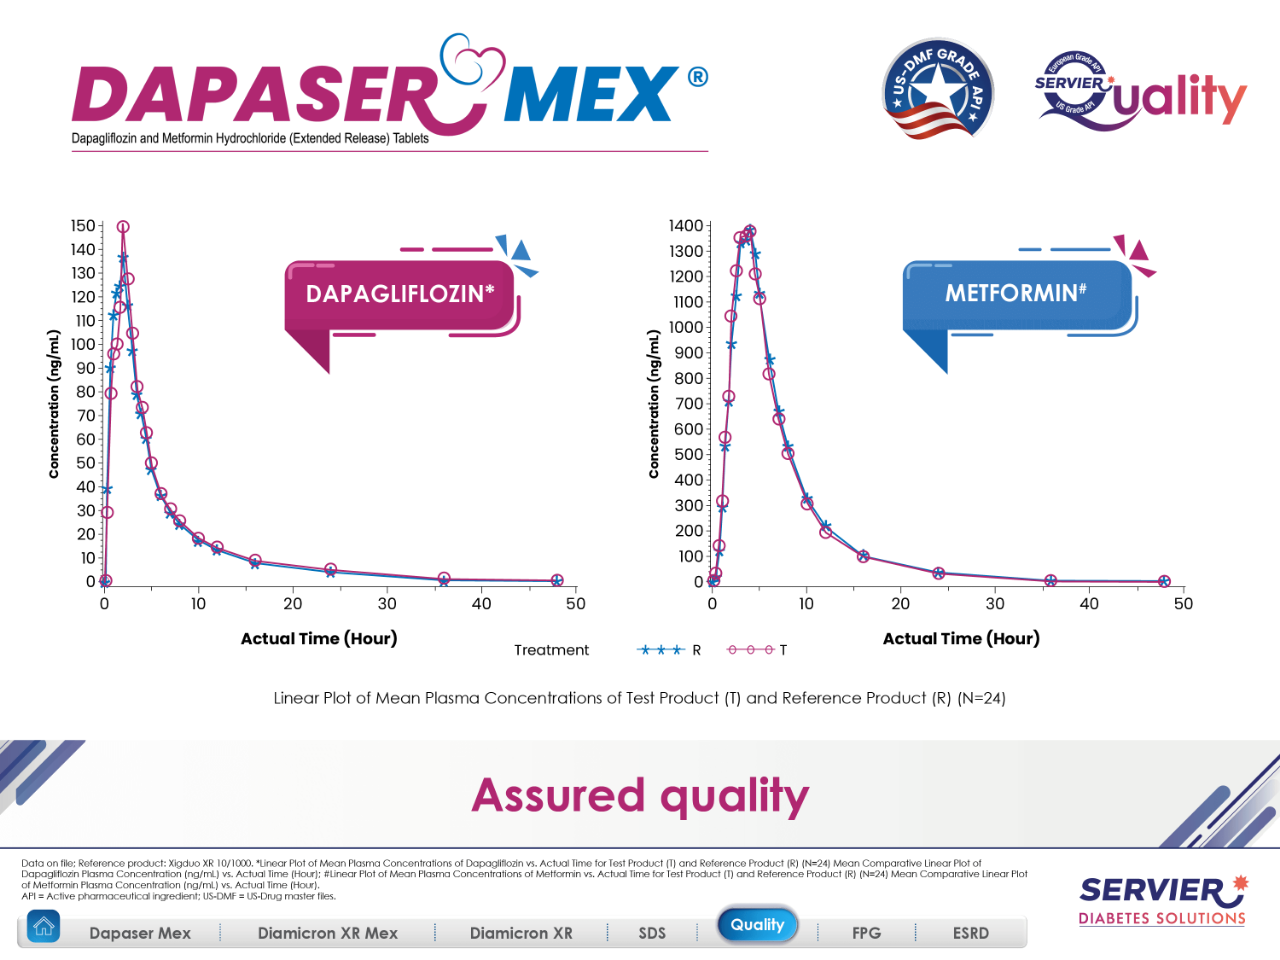
<file: page7.html>
<!doctype html>
<html lang="en">

<head>
    <meta charset="utf-8">
    <meta name="viewport" content="width=device-width, initial-scale=1">
    <title>Medical Project</title>

    <!-- extranal links -->
    <link rel="stylesheet" type="text/css" href="./asserts/css/main.css">
    <link rel="stylesheet" type="text/css" href="./asserts/css/width.css">
    <!-- extranal links -->

</head>

<body>
    <!-- body section start -->


    <section>
        <a href="page8.html">
            <div class="home-img">
                <img src="./asserts/images/images/quality.png" class="img-fluid" usemap="#imageMap">
                <map name="imageMap">
                    <area shape="rect" coords="15,730,65,757" alt="diamicron xr mex" href="new.html">
                    <area shape="rect" coords="60,730,180,757" alt="diamicron xr mex" href="new1.html">
                    <area shape="rect" coords="200,730,320,757" alt="diamicron xr mex" href="new2.html">
                    <area shape="rect" coords="350,730,470,757" alt="diamicron xr mex" href="new3.html">
                    <area shape="rect" coords="485,730,557,757" alt="diamicron xr mex" href="page6.html">
                    <area shape="rect" coords="565,730,650,757" alt="diamicron xr mex" href="#">
                    <area shape="rect" coords="655,730,730,757" alt="diamicron xr mex" href="page8.html">
                    <area shape="rect" coords="735,730,810,757" alt="diamicron xr mex" href="page9.html">

                </map>
            </div>
        </a>
    </section>
    </div>

    <!-- body section end -->

</body>

</html>
</file>
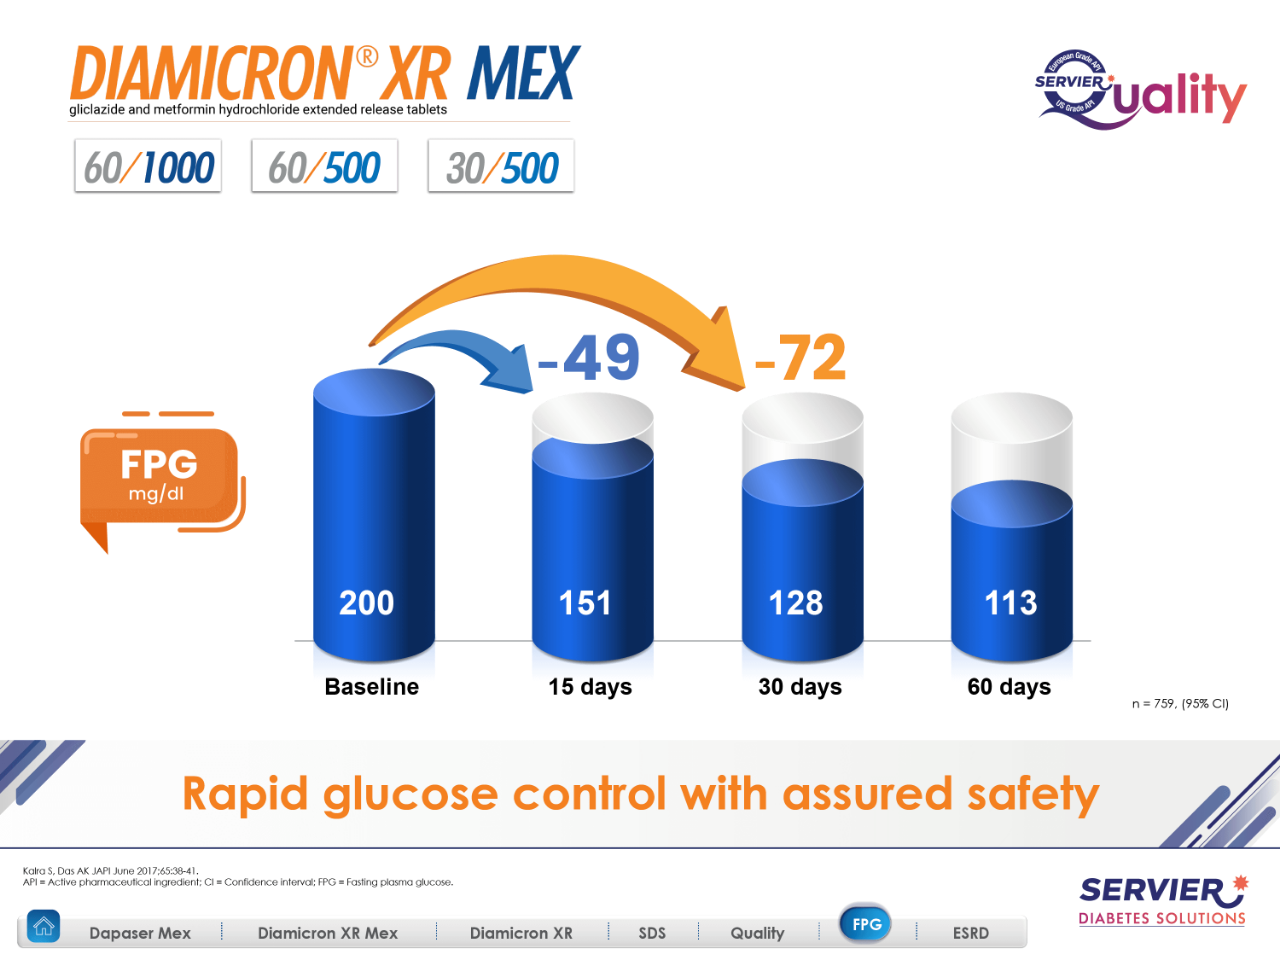
<file: page8.html>
<!doctype html>
<html lang="en">

<head>
    <meta charset="utf-8">
    <meta name="viewport" content="width=device-width, initial-scale=1">
    <title>Medical Project</title>

    <!-- extranal links -->
    <link rel="stylesheet" type="text/css" href="./asserts/css/main.css">
    <link rel="stylesheet" type="text/css" href="./asserts/css/width.css">
    <!-- extranal links -->


</head>

<body>
    <!-- body section start -->
    <section>
        <a href="page9.html">
            <div class="home-img">
                <img src="./asserts/images/images/fpg.png" class="img-fluid" usemap="#imageMap">

                <map name="imageMap">
                    <area shape="rect" coords="15,730,65,757" alt="diamicron xr mex" href="new.html">
                    <area shape="rect" coords="60,730,180,757" alt="diamicron xr mex" href="new1.html">
                    <area shape="rect" coords="200,730,320,757" alt="diamicron xr mex" href="new2.html">
                    <area shape="rect" coords="350,730,470,757" alt="diamicron xr mex" href="new3.html">
                    <area shape="rect" coords="485,730,557,757" alt="diamicron xr mex" href="page6.html">
                    <area shape="rect" coords="565,730,650,757" alt="diamicron xr mex" href="page7.html">
                    <area shape="rect" coords="655,730,730,757" alt="diamicron xr mex" href="#">
                    <area shape="rect" coords="735,730,810,757" alt="diamicron xr mex" href="page9.html">

                </map>
            </div>
        </a>
    </section>
    </div>
    <!-- body section end -->

</body>

</html>
</file>
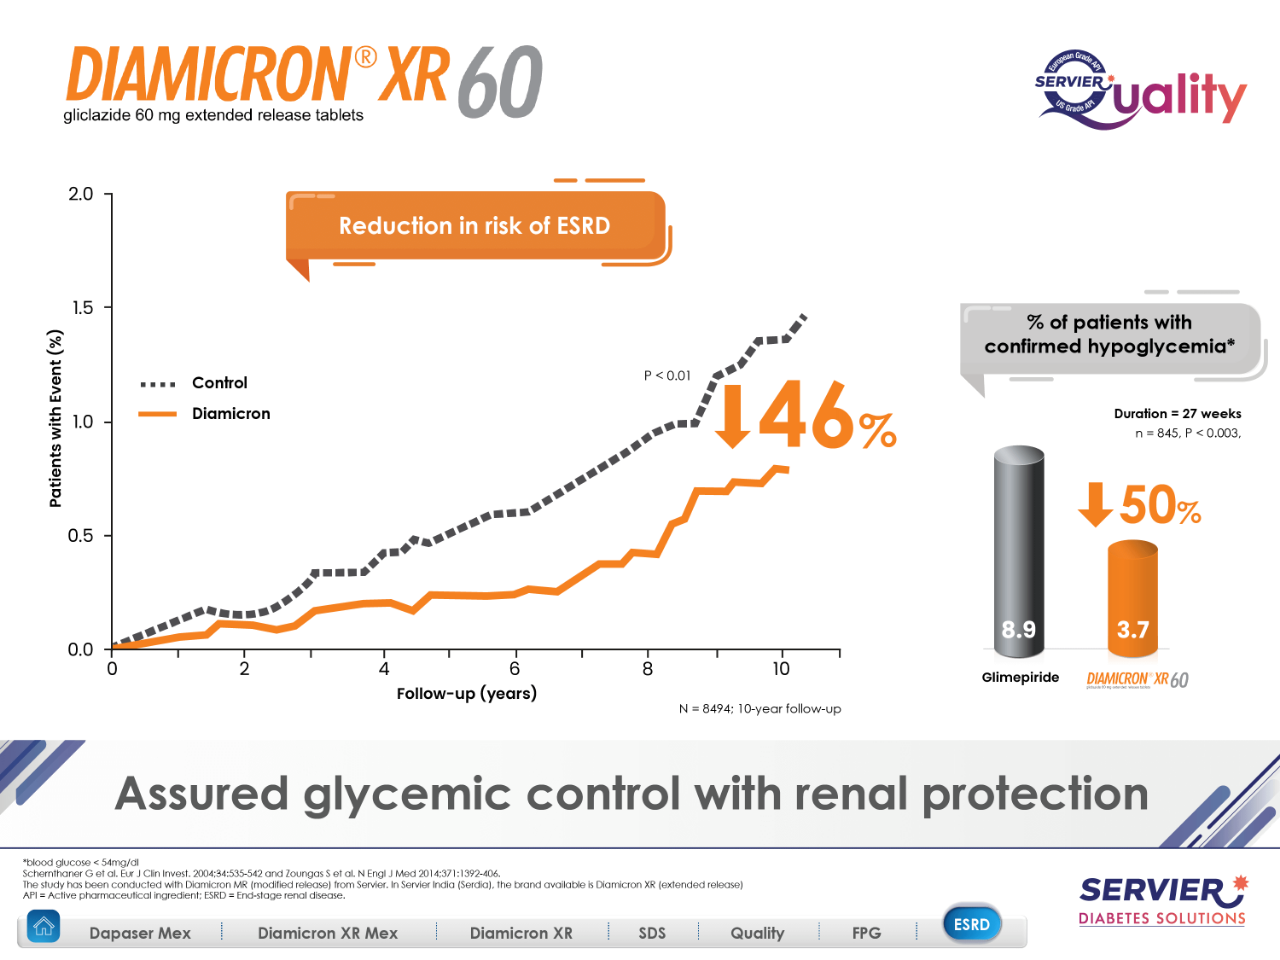
<file: page9.html>
<!doctype html>
<html lang="en">

<head>
    <meta charset="utf-8">
    <meta name="viewport" content="width=device-width, initial-scale=1">
    <title>Medical Project</title>

    <!-- extranal links -->
    <link rel="stylesheet" type="text/css" href="./asserts/css/main.css">
    <link rel="stylesheet" type="text/css" href="./asserts/css/width.css">
    <!-- extranal links -->

</head>

<body>
    <!-- body section start -->
    <section>
        <a href="page10.html">
            <div class="home-img">
                <img src="./asserts/images/images/esrd.png" class="img-fluid" usemap="#imageMap">

                <map name="imageMap">
                    <area shape="rect" coords="15,730,65,757" alt="diamicron xr mex" href="new.html">
                    <area shape="rect" coords="60,730,180,757" alt="diamicron xr mex" href="new1.html">
                    <area shape="rect" coords="200,730,320,757" alt="diamicron xr mex" href="new2.html">
                    <area shape="rect" coords="350,730,470,757" alt="diamicron xr mex" href="new3.html">
                    <area shape="rect" coords="485,730,557,757" alt="diamicron xr mex" href="page6.html">
                    <area shape="rect" coords="565,730,650,757" alt="diamicron xr mex" href="page7.html">
                    <area shape="rect" coords="655,730,730,757" alt="diamicron xr mex" href="page8.html">
                    <area shape="rect" coords="735,730,810,757" alt="diamicron xr mex" href="#">

                </map>
            </div>
        </a>
    </section>
    </div>
    <!-- body section end -->

</body>

</html>
</file>
<file: asserts/css/main.css>
/*common css start*/
* {
    margin: 0;
    padding: 0;
    box-sizing: border-box;
}



.img-fluid {
    max-width: 100%;
    height: auto;
    display: block;
    margin-right: auto;
    margin-left: auto;
}

area {
    cursor: pointer !important;
}


/*common css end*/

/*media query for i-pad start*/
@media only screen and (width: 1024px) and (height: 768px) and (orientation: landscape) {

    .home-img img,
    .display-img img {
        height: 100vh;
        width: 100%;
    }


    /*page 1 css*/
    .page1-img {
        position: relative;
    }
  /*       .page1-img img{
        transform: scale(0.8);
    }*/
   /*    .page1-img img::hover{
        transform: scale(1.2);
    }*/



.zoomed {
    animation: zoomBlur 0.9s ease-in;
}

@keyframes zoomBlur {
    0% { transform: scale(0.9);; }
/*    50% { transform: scale(0.9); filter: blur(1px); }*/
    100% { transform: scale(1);   }
}
    .page1-1-img {
        position: absolute;
        top: 0%;
    }
    /*page 1 css*/

    /* page new1 , new2 & new3 css*/
    .display-img {
        position: relative;
    }

    .page-logo {
        position: absolute;
        top: 22%;
        left: 5%;
    }

    .page-side-bg,
    .page-side-img {
        position: absolute;
        top: 42%;
        right: 0%;
    }

    .page-side-img {
        right: 0%;
        top: 39%;
    }

    .doted-circle {
        position: absolute;
        /*  opacity: -10;*/
        top: 43%;
        left: 65%;
    }

    .doted-circle-sub1,
    .doted-circle-sub2,
    .doted-circle-sub3 {
        position: absolute;
        top: 42%;
        width: 21%;
        left: 53%;
    }

    .doted-circle-sub2 {
        top: 60%;
        left: 47%;
    }

    .doted-circle-sub3 {
               top: 75%;
        left: 47%;
    }
.doted-circle-sub3-33{
        left: 46%!important;

}

    /*page 4*/
    .doted-circle-sub1-4-1 {
        top: 42%;
        left: 58%;
    }

    .doted-circle-sub2-4-1 {
        top: 58%;
        left: 47%;
    }

    .doted-circle-sub3-4-1 {
        top: 75%;
        left: 51%;
    }

    /*page 4*/


    .page-logo-subHeading {
        position: absolute;
        bottom: -66%;
        left: -5%;
    }

    .heart {
        position: absolute;
        bottom: 29%;
        left: -15%;
    }

    .page-side-img3-1 {
        top: 36%;
        right: -2%;
    }

    .page-side-img4-1 {
        top: 36%;
    }

    .border-line {
        border: 1px dotted white;
    }

    /*    page 2,2-1 , 3,3-2 & 4,4-1 css*/


    /*    weel css*/
    .wheel-bg {
        /*      z-index: -1 !important;*/
        position: relative;
    }

    .wheel-heading {
        position: absolute;
        top: 1%;
    }

    .wheel {
        position: absolute;
        top: 44%;
        transform: rotate(90deg);

    }

    a.wheel-home img {
        position: absolute;
        top: 82%;
        left: 91%;
    }

}

/*media query for i-pad end*/
</file>
<file: asserts/css/width.css>
@media only screen and (width: 1024px) and (height: 768px) and (orientation: landscape) {
/*   Define width classes */
    .w-1 {
      width: 1%;
    }

    .w-2 {
      width: 2%;
    }

    .w-3 {
      width: 3%;
    }

    .w-4 {
      width: 4%;
    }

    .w-5 {
      width: 5%;
    }

    .w-6 {
      width: 6%;
    }

    .w-7 {
      width: 7%;
    }

    .w-8 {
      width: 8%;
    }

    .w-9 {
      width: 9%;
    }

    .w-10 {
      width: 10%;
    }

    .w-11 {
      width: 11%;
    }

    .w-12 {
      width: 12%;
    }

    .w-13 {
      width: 13%;
    }

    .w-14 {
      width: 14%;
    }

    .w-15 {
      width: 15%;
    }

    .w-16 {
      width: 16%;
    }

    .w-17 {
      width: 17%;
    }

    .w-18 {
      width: 18%;
    }

    .w-19 {
      width: 19%;
    }

    .w-20 {
      width: 20%;
    }

    .w-21 {
      width: 21%;
    }

    .w-22 {
      width: 22%;
    }

    .w-23 {
      width: 23%;
    }

    .w-24 {
      width: 24%;
    }

    .w-25 {
      width: 25%;
    }

    .w-26 {
      width: 26%;
    }

    .w-27 {
      width: 27%;
    }

    .w-28 {
      width: 28%;
    }

    .w-29 {
      width: 29%;
    }

    .w-30 {
      width: 30%;
    }

    .w-31 {
      width: 31%;
    }

    .w-32 {
      width: 32%;
    }

    .w-33 {
      width: 33%;
    }

    .w-34 {
      width: 34%;
    }

    .w-35 {
      width: 35%;
    }

    .w-36 {
      width: 36%;
    }

    .w-37 {
      width: 37%;
    }

    .w-38 {
      width: 38%;
    }

    .w-39 {
      width: 39%;
    }

    .w-40 {
      width: 40%;
    }

    .w-41 {
      width: 41%;
    }

    .w-42 {
      width: 42%;
    }

    .w-43 {
      width: 43%;
    }

    .w-44 {
      width: 44%;
    }

    .w-45 {
      width: 45%;
    }

    .w-46 {
      width: 46%;
    }

    .w-47 {
      width: 47%;
    }

    .w-48 {
      width: 48%;
    }

    .w-49 {
      width: 49%;
    }

    .w-50 {
      width: 50%;
    }

    .w-51 {
      width: 51%;
    }

    .w-52 {
      width: 52%;
    }

    .w-53 {
      width: 53%;
    }

    .w-54 {
      width: 54%;
    }

    .w-55 {
      width: 55%;
    }

    .w-56 {
      width: 56%;
    }

    .w-57 {
      width: 57%;
    }

    .w-58 {
      width: 58%;
    }

    .w-59 {
      width: 59%;
    }

    .w-60 {
      width: 60%;
    }

    .w-61 {
      width: 61%;
    }

    .w-62 {
      width: 62%;
    }

    .w-63 {
      width: 63%;
    }

    .w-64 {
      width: 64%;
    }

    .w-65 {
      width: 65%;
    }

    .w-66 {
      width: 66%;
    }

    .w-67 {
      width: 67%;
    }

    .w-68 {
      width: 68%;
    }

    .w-69 {
      width: 69%;
    }

    .w-70 {
      width: 70%;
    }

    .w-71 {
      width: 71%;
    }

    .w-72 {
      width: 72%;
    }

    .w-73 {
      width: 73%;
    }

    .w-74 {
      width: 74%;
    }

    .w-75 {
      width: 75%;
    }

    .w-76 {
      width: 76%;
    }

    .w-77 {
      width: 77%;
    }

    .w-78 {
      width: 78%;
    }

    .w-79 {
      width: 79%;
    }

    .w-80 {
      width: 80%;
    }

    .w-81 {
      width: 81%;
    }

    .w-82 {
      width: 82%;
    }

    .w-83 {
      width: 83%;
    }

    .w-84 {
      width: 84%;
    }

    .w-85 {
      width: 85%;
    }

    .w-86 {
      width: 86%;
    }

    .w-87 {
      width: 87%;
    }

    .w-88 {
      width: 88%;
    }

    .w-89 {
      width: 89%;
    }

    .w-90 {
      width: 90%;
    }

    .w-91 {
      width: 91%;
    }

    .w-92 {
      width: 92%;
    }

    .w-93 {
      width: 93%;
    }

    .w-94 {
      width: 94%;
    }

    .w-95 {
      width: 95%;
    }

    .w-96 {
      width: 96%;
    }

    .w-97 {
      width: 97%;
    }

    .w-98 {
      width: 98%;
    }

    .w-99 {
      width: 99%;
    }

    .w-100 {
      width: 100%;
    }
    }
</file>
<file: asserts/css/keyframe-animation.css>
.page-logo-subHeading-animation {
    -webkit-animation: page-logo-subHeading-animation cubic-bezier(0.390, 0.575, 0.565, 1.000) 8s forwards;
    animation: page-logo-subHeading-animation cubic-bezier(0.390, 0.575, 0.565, 1.000) 8s forwards;
}

@keyframes page-logo-subHeading-animation {
      0% {
        opacity: 0;
    }
 25%{
        opacity: 0;
 }
    50%{
        opacity: 0;
    }

    100% {
        opacity: 1;
    }
}


/****************************************************************/
.scale-up-ver-top {
    -webkit-animation: scale-up-ver-top 0.3s cubic-bezier(0.390, 0.575, 0.565, 1.000) 2.5s both;
    animation: scale-up-ver-top 0.3s cubic-bezier(0.390, 0.575, 0.565, 1.000) 2.5s both;
}


@-webkit-keyframes scale-up-ver-top {
    0% {
        -webkit-transform: scaleY(0.4);
        transform: scaleY(0.4);
        -webkit-transform-origin: 100% 0%;
        transform-origin: 100% 0%;
    }

    100% {
        -webkit-transform: scaleY(1);
        transform: scaleY(1);
        -webkit-transform-origin: 100% 0%;
        transform-origin: 100% 0%;
    }
}

@keyframes scale-up-ver-top {
    0% {
        opacity: 1;

    }

    100% {
        opacity: 0;

    }
}

/****************************************************************/
.opacity-effect {
    -webkit-animation: opacity-effect 1s cubic-bezier(0.390, 0.575, 0.565, 1.000) 3s both;
    animation: opacity-effect 1s cubic-bezier(0.390, 0.575, 0.565, 1.000) 3s both;
}


@-webkit-keyframes opacity-effect {
    0% {
        opacity: 0;
    }
    100% {
        opacity: 1;

    }
}

@keyframes opacity-effect {
    0% {
        opacity: 0;
    }

    100% {
        opacity: 1;

    }
}

/******************************************************************************/
.doted-circle-animation {
    -webkit-animation: doted-circle-animation 0.6s ease-in-out 5s both;
    animation: doted-circle-animation 0.6s ease-in-out 5s both;
}

@-webkit-keyframes doted-circle-animation {
    0% {
        -webkit-transform: scaleY(0.4);
        transform: scaleY(0.4);
        -webkit-transform-origin: 100% 0%;
        transform-origin: 100% 0%;
    }

    100% {
        -webkit-transform: scaleY(1);
        transform: scaleY(1);
        -webkit-transform-origin: 100% 0%;
        transform-origin: 100% 0%;
    }
}

@keyframes doted-circle-animation {
    0% {
        opacity: 0;
    }

    100% {
        opacity: 1;
    }
}
</file>
